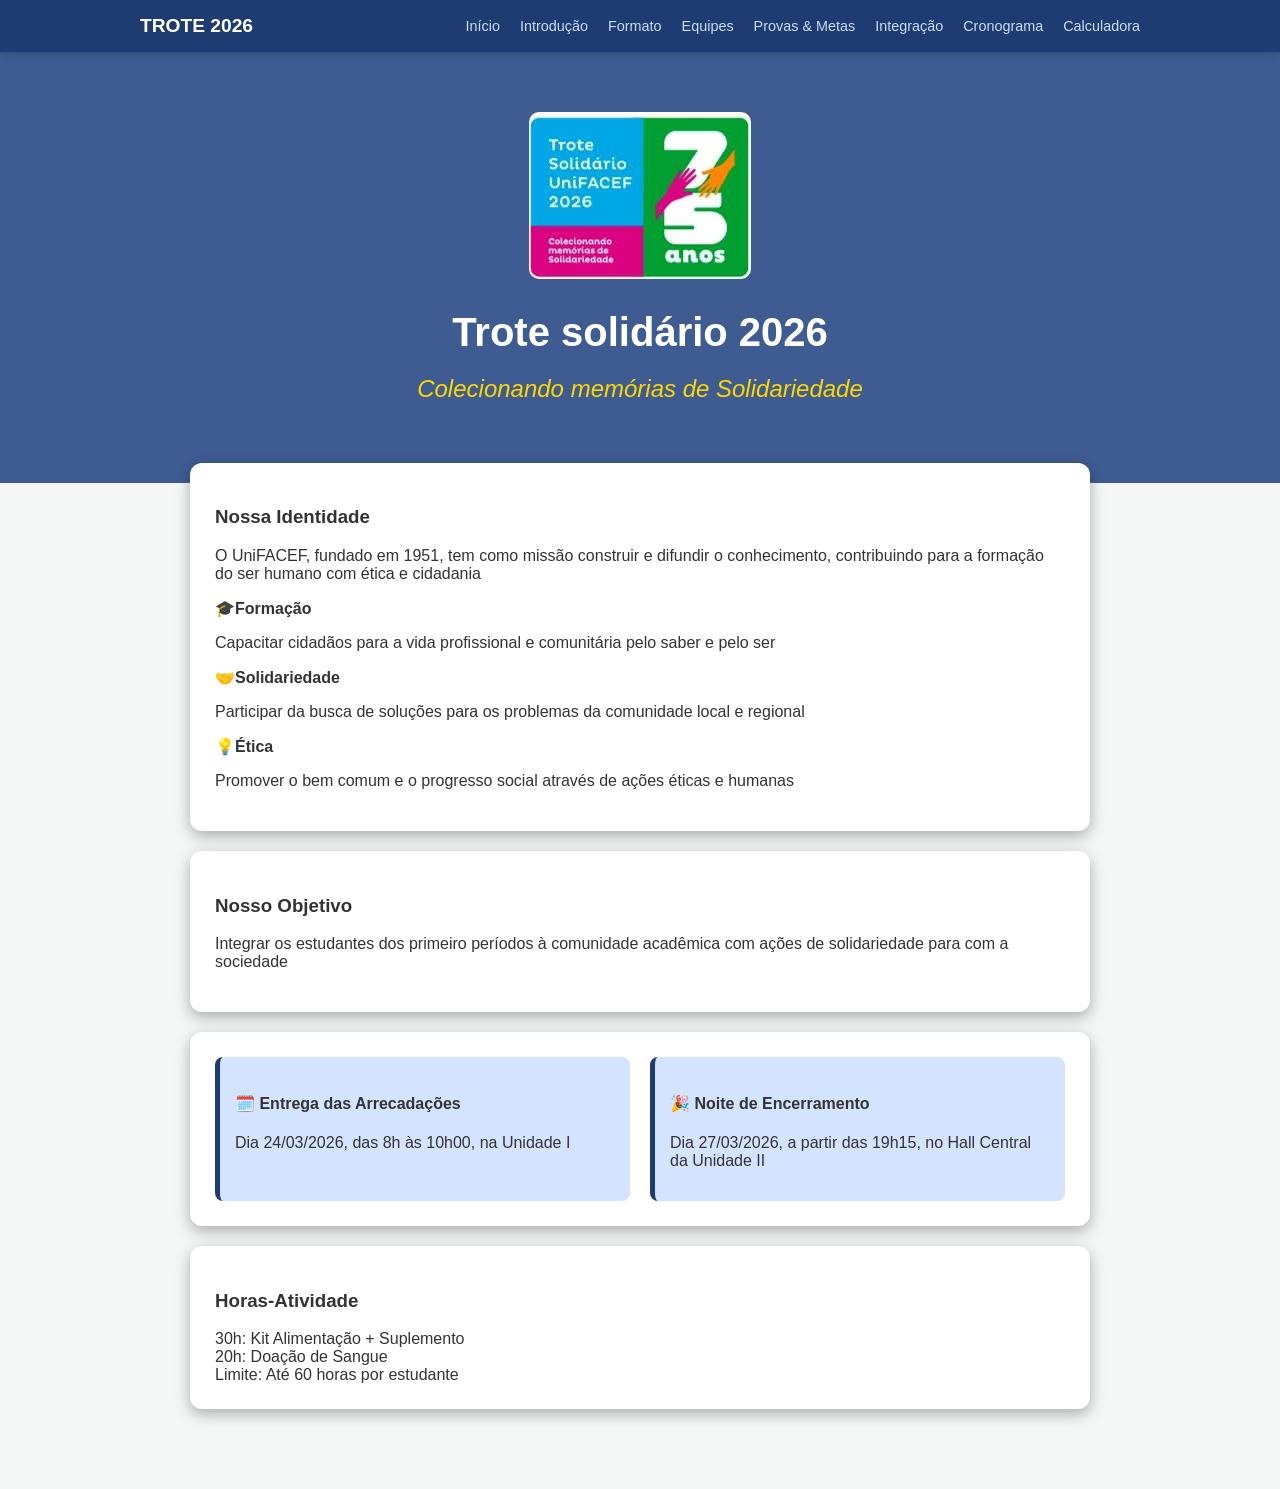
<file: index.html>
<!DOCTYPE html>
<html lang="pt-br">
<head>
    <meta charset="UTF-8">
    <meta name="viewport" content="width=device-width, initial-scale=1.0">
    <link rel="stylesheet" href="style.css">
    <title>Trote Solidário</title>
</head>
<body>

    <nav class="menu-principal">

        <div class="menu-container">
            <a href="index.html" class="logo">Trote 2026</a>

            <ul class="lista">
                
                <li> <a href="index.html"> Início </a> </li>

                <li> <a href="introducao.html"> Introdução </a> </li>

                <li> <a href="formato.html"> Formato </a> </li>

                <li> <a href="equipes.html"> Equipes </a> </li>

                <li> <a href="provas.html"> Provas & Metas </a> </li>

                <li> <a href="integracao.html"> Integração </a> </li>
                
                <li> <a href="cronograma.html"> Cronograma </a> </li>

                <li> <a href="calculadora.html"> Calculadora </a> </li>
            
            </ul>
            
        </div>

    </nav>

    <header class="cabecalho">
        <div class="cabecalho-container">

            <img src="trote-solidario.png" alt="Trote solidário 2026">            
            <h1> Trote solidário 2026 </h1>
            <h2> Colecionando memórias de Solidariedade </h2>

        </div>
    </header>

    <main class="principal">

        <section class="secao">
            <h3>Nossa Identidade</h3>
            <p>O UniFACEF, fundado em 1951, tem como missão construir e difundir o conhecimento, contribuindo para a formação do ser humano com ética e cidadania</p>
            <strong>🎓Formação</strong>
            <p>Capacitar cidadãos para a vida profissional e comunitária pelo saber e pelo ser</p>
            <strong>🤝Solidariedade</strong>
            <p>Participar da busca de soluções para os problemas da comunidade local e regional</p>
            <strong>💡Ética</strong>
            <p>Promover o bem comum e o progresso social através de ações éticas e humanas</p>           
        </section>

        <section class="secao">
            <h3>Nosso Objetivo</h3>
            <p>Integrar os estudantes dos primeiro períodos à comunidade acadêmica com ações de solidariedade para com a sociedade</p>
        </section>

        <section class="secao" id="section3">
            <div>
                <h4>🗓️ Entrega das Arrecadações</h4>
                <p>Dia 24/03/2026, das 8h às 10h00, na Unidade I</p>
            </div>
                
            <div>
                <h4>🎉 Noite de Encerramento</h4>
                <p>Dia 27/03/2026, a partir das 19h15, no Hall Central da Unidade II</p>
            </div>
        </section>

        <section class="secao" id="section4">
            <h3>Horas-Atividade</h3>
            <div>30h: Kit Alimentação + Suplemento</div>
            <div>20h: Doação de Sangue</div>
            <div>Limite: Até 60 horas por estudante</div>
        </section>

    </main>

</body>
</html>
</file>
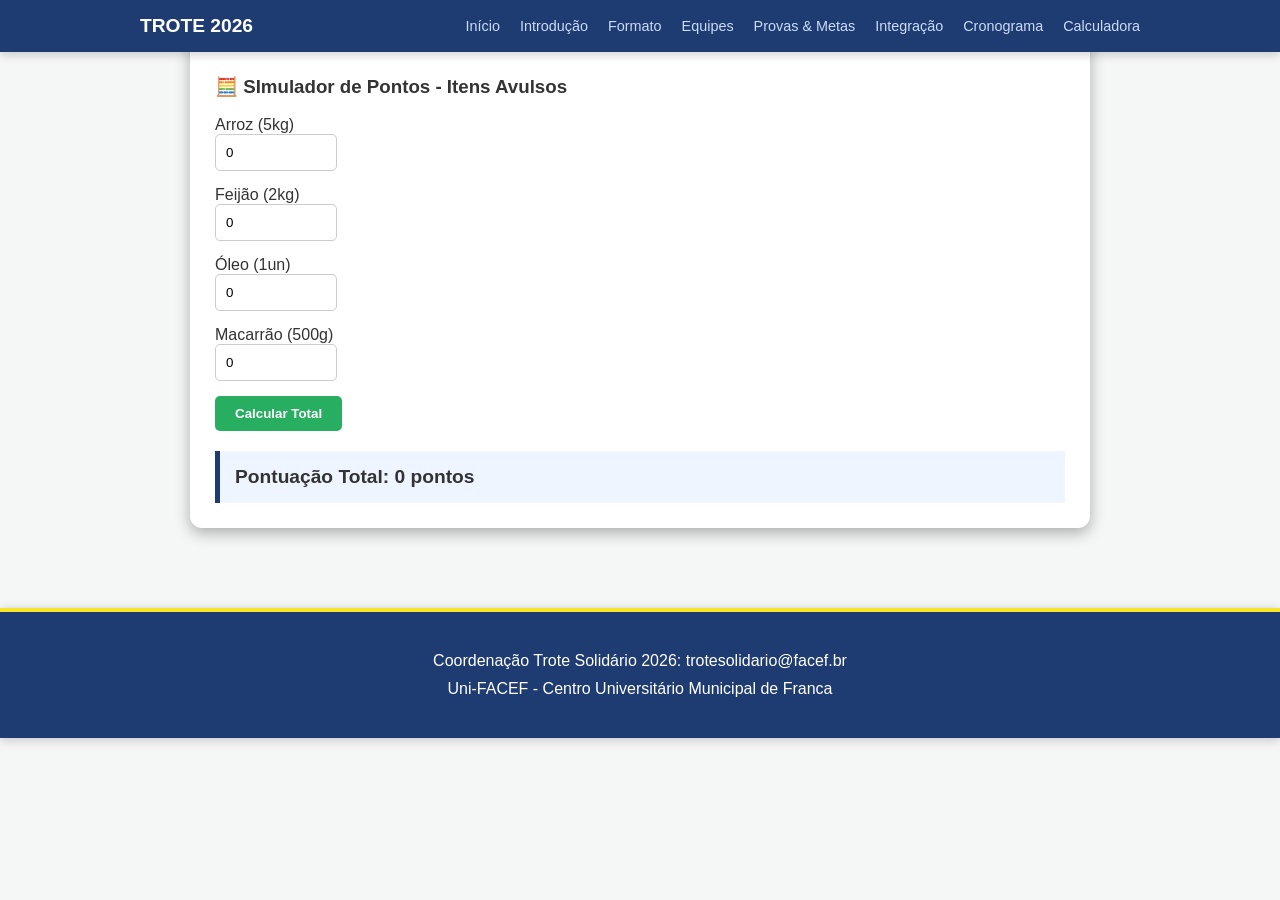
<file: calculadora.html>
<!DOCTYPE html>
<html lang="pt-br">
<head>
    <meta charset="UTF-8">
    <meta name="viewport" content="width=device-width, initial-scale=1.0">
    <link rel="stylesheet" href="style.css">
    <title>Cronograma - Trote 2026</title>
</head>
<body>

    <nav class="menu-principal">

        <div class="menu-container">
            <a href="index.html" class="logo">Trote 2026</a>

            <ul class="lista">
                
                <li> <a href="index.html"> Início </a> </li>

                <li> <a href="introducao.html"> Introdução </a> </li>

                <li> <a href="formato.html"> Formato </a> </li>

                <li> <a href="equipes.html"> Equipes </a> </li>

                <li> <a href="provas.html"> Provas & Metas </a> </li>

                <li> <a href="integracao.html"> Integração </a> </li>
                
                <li> <a href="cronograma.html"> Cronograma </a> </li>

                <li> <a href="calculadora.html"> Calculadora </a> </li>
            
            </ul>
            
        </div>

    </nav>

    <main class="principal">
        <section>
            <h3>🧮 SImulador de Pontos - Itens Avulsos</h3>
            <div>
                <div class="form-group">
                    <label>Arroz (5kg)</label> <!--rótulo da caixa de texto-->
                    <input type="number" value="0" min="0" id="qtdeArroz"> <!--caixa de texto com valor inicial de 0 e mínimo de 0-->
                </div>
                <div class="form-group">
                    <label>Feijão (2kg)</label>
                    <input type="number" value="0" min="0" id="qtdeFeijao">
                </div>
                <div class="form-group">
                    <label>Óleo (1un)</label>
                    <input type="number" value="0" min="0" id="qtdeOLeo">
                </div>
                <div class="form-group">
                    <label>Macarrão (500g)</label>
                    <input type="number" value="0" min="0" id="qtdeMacarrao">
                </div>
                <button onclick="calcular()"">Calcular Total</button> <!--quando o botão for clicado, será chamado a função calcular no JavaScript-->
                <div id="result" class="resultado">
                    Pontuação Total: 0 pontos
                </div>
            </div>
        </section>
    </main>

    <footer class="rodape">
            <div class="menu-rodape">
                <p>Coordenação Trote Solidário 2026: trotesolidario@facef.br</p>
                <p>Uni-FACEF - Centro Universitário Municipal de Franca</p>
            </div>
        </footer>

        <script>

            function calcular(){
                let qtdeArroz = Number(document.getElementById("qtdeArroz").value) //recupera a quantidade de arroz
                let qtdeFeijao = Number(document.getElementById("qtdeFeijao").value)
                let qtdeMacarrao = Number(document.getElementById("qtdeFeijao").value)
                let qtdeOLeo = Number(document.getElementById("qtdeFeijao").value)
                let pontos = (qtdeArroz * 10) + (qtdeFeijao * 8) + (qtdeOLeo * 4) + (qtdeMacarrao * 2)  //calcula a pontuação total
                document.getElementById("result").innerText = "Pontuação: " + pontos //mostra a pontuação total do usuário
            }
        </script>

</body>
</html>
</file>
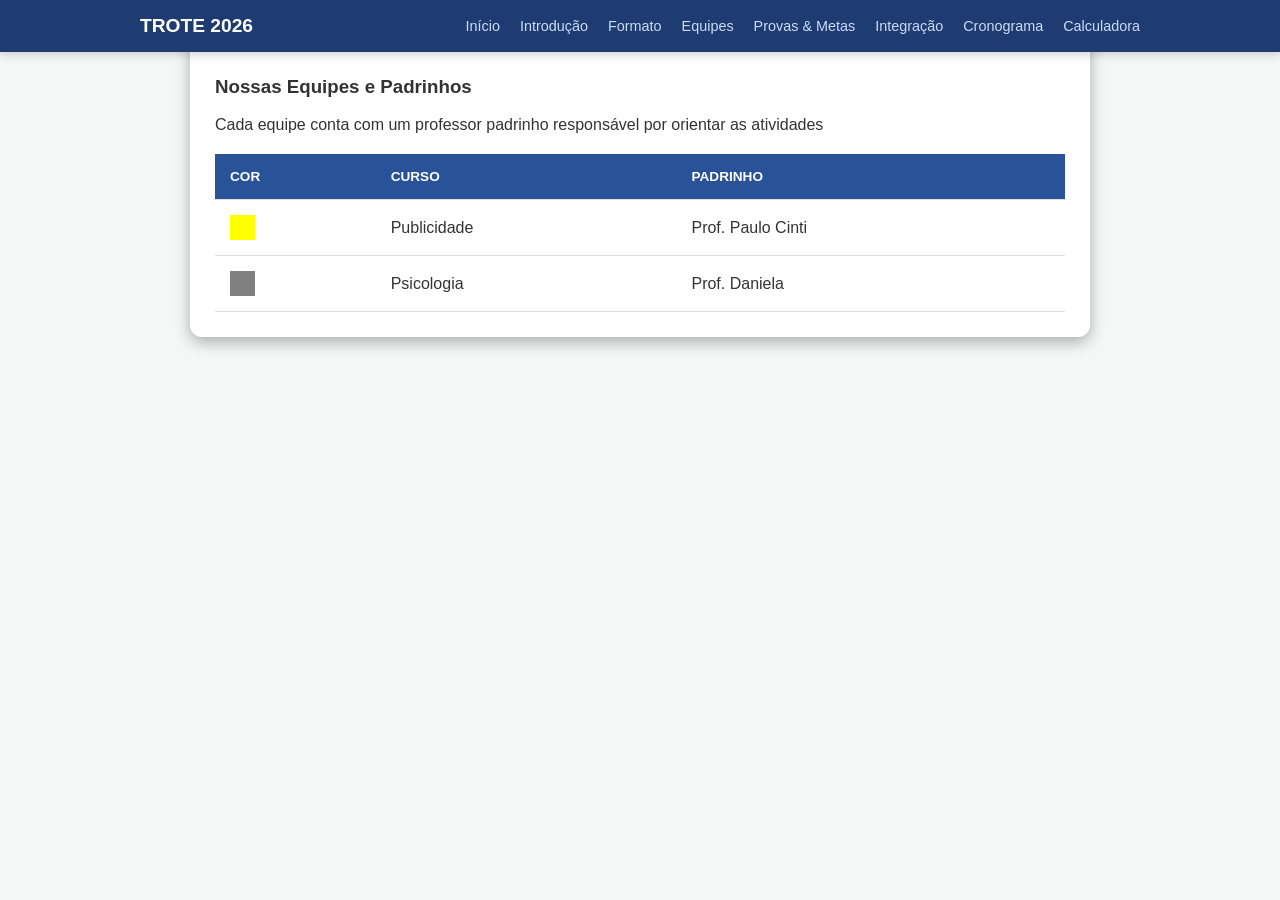
<file: equipes.html>
<!DOCTYPE html>
<html lang="pt-br">
<head>
    <meta charset="UTF-8">
    <meta name="viewport" content="width=device-width, initial-scale=1.0">
    <link rel="stylesheet" href="style.css">
    <title>Trote Solidário</title>
</head>
<body>

    <nav class="menu-principal">

        <div class="menu-container">
            <a href="index.html" class="logo">Trote 2026</a>

            <ul class="lista">
                
                <li> <a href="index.html"> Início </a> </li>

                <li> <a href="introducao.html"> Introdução </a> </li>

                <li> <a href="formato.html"> Formato </a> </li>

                <li> <a href="equipes.html"> Equipes </a> </li>

                <li> <a href="provas.html"> Provas & Metas </a> </li>

                <li> <a href="integracao.html"> Integração </a> </li>
                
                <li> <a href="cronograma.html"> Cronograma </a> </li>

                <li> <a href="calculadora.html"> Calculadora </a> </li>
            
            </ul>
            
        </div>

    </nav>

    <main class="principal">

        <section class="equipes">
          
            <h3>Nossas Equipes e Padrinhos</h3>

            <p>Cada equipe conta com um professor padrinho responsável por orientar as atividades</p>

            <table>

                <thead>
                    <tr> <!--table row OBSIDIAN-->
                        <th>Cor</th>
                        <th>Curso</th>
                        <th>Padrinho</th> <!--table head OBSIDIAN-->
                    </tr> 
                </thead>

                <tbody>
                    <tr>
                    <td> <div class="amarelo"></div> </td> 
                    <td>Publicidade</td>
                    <td>Prof. Paulo Cinti</td> <!--table data (mesma coisa que o th, só que pro <tbody>) OBSIDIAN-->
                    </tr>
                    
                    <tr>
                    <td> <div class="cinza"></div> </td> 
                    <td>Psicologia</td>
                    <td>Prof. Daniela</td>
                    </tr>
                </tbody>
            
            </table>
            
        </section>

    </main>

</body>
</html>
</file>
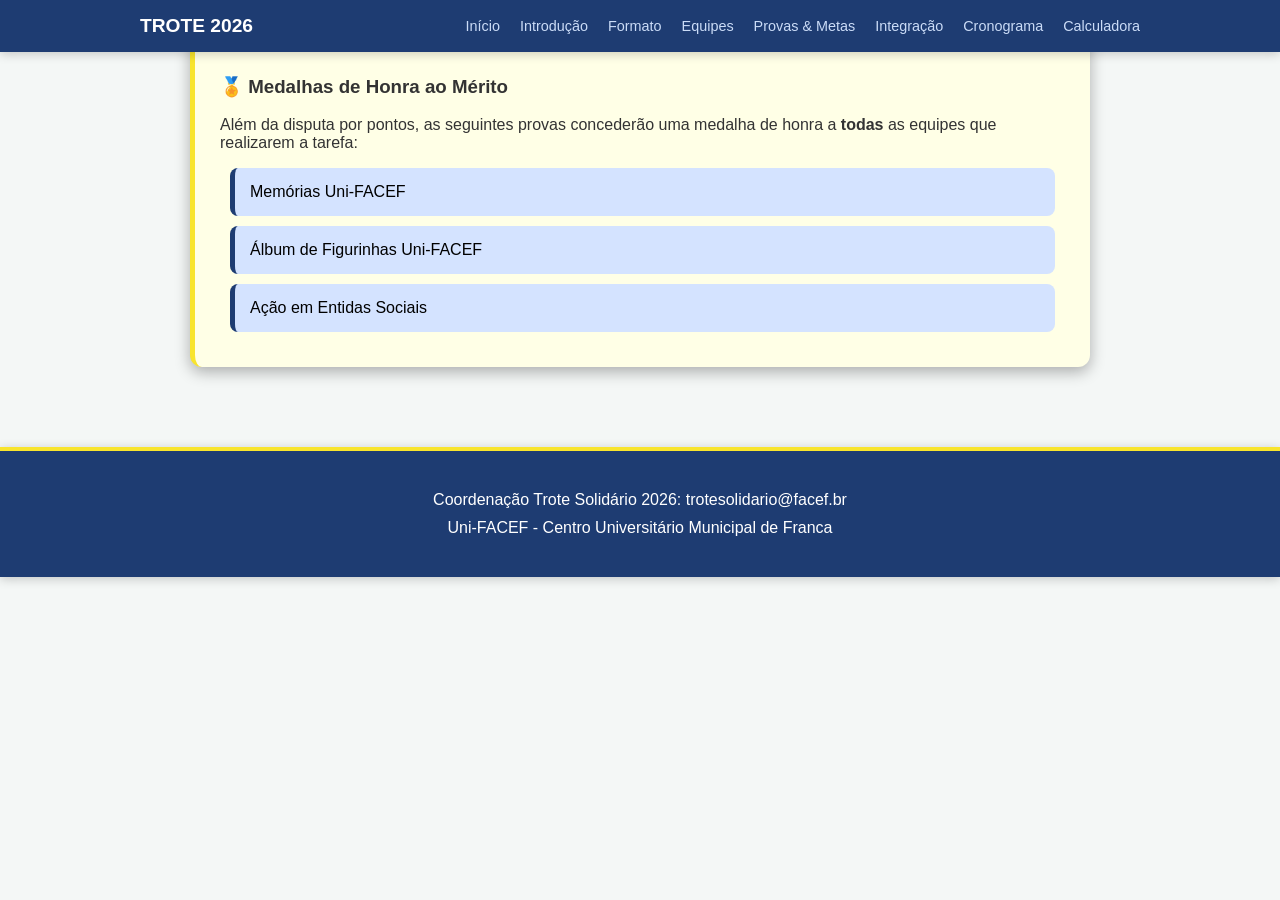
<file: formato.html>
<!DOCTYPE html>
<html lang="pt-br">
<head>
    <meta charset="UTF-8">
    <meta name="viewport" content="width=device-width, initial-scale=1.0">
    <link rel="stylesheet" href="style.css">
    <title>Trote Solidário</title>
</head>
<body>

    <nav class="menu-principal">

        <div class="menu-container">
            <a href="index.html" class="logo">Trote 2026</a>

            <ul class="lista">
                
                <li> <a href="index.html"> Início </a> </li>

                <li> <a href="introducao.html"> Introdução </a> </li>

                <li> <a href="formato.html"> Formato </a> </li>

                <li> <a href="equipes.html"> Equipes </a> </li>

                <li> <a href="provas.html"> Provas & Metas </a> </li>

                <li> <a href="integracao.html"> Integração </a> </li>
                
                <li> <a href="cronograma.html"> Cronograma </a> </li>

                <li> <a href="calculadora.html"> Calculadora </a> </li>
            
            </ul>
            
        </div>

    </nav>

    <main class="principal">

        <section class="prova-amarela" id="caixa-formato">
            
            <h3>🏅 Medalhas de Honra ao Mérito</h3>

            <p>Além da disputa por pontos, as seguintes provas concederão uma medalha de honra a <strong>todas</strong> as equipes que realizarem a tarefa:</p>

            <div class="caixa-importante">Memórias Uni-FACEF</div>
            <div class="caixa-importante">Álbum de Figurinhas Uni-FACEF</div>
            <div class="caixa-importante">Ação em Entidas Sociais</div>

        </section>

    </main>

    <footer class="rodape">
            <div class="menu-rodape">
                <p>Coordenação Trote Solidário 2026: trotesolidario@facef.br</p>
                <p>Uni-FACEF - Centro Universitário Municipal de Franca</p>
            </div>
        </footer>
</body>
</html>
</file>
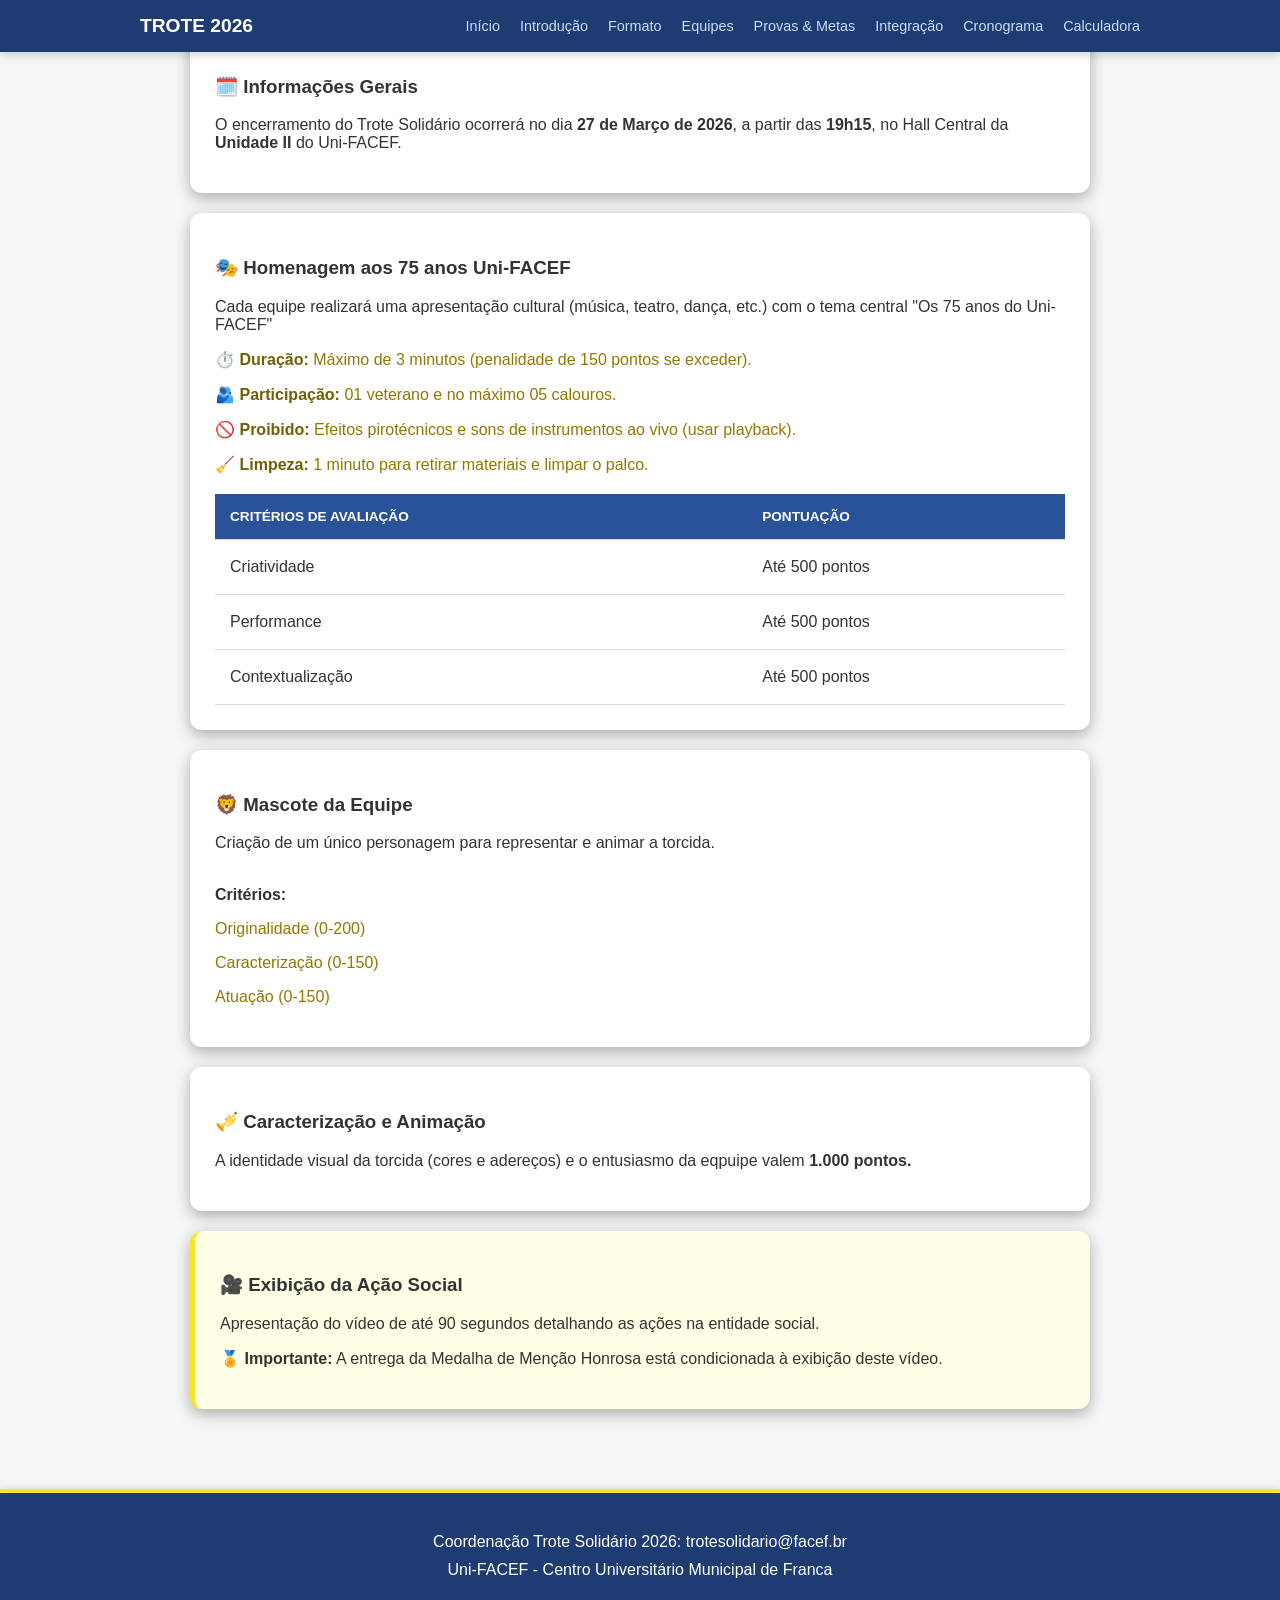
<file: integracao.html>
<!DOCTYPE html>
<html lang="pt-br">
<head>
    <meta charset="UTF-8">
    <meta name="viewport" content="width=device-width, initial-scale=1.0">
    <link rel="stylesheet" href="style.css">
    <title>Trote Solidário</title>
</head>
<body>

    <nav class="menu-principal">

        <div class="menu-container">
            <a href="index.html" class="logo">Trote 2026</a>

            <ul class="lista">
                
                <li> <a href="index.html"> Início </a> </li>

                <li> <a href="introducao.html"> Introdução </a> </li>

                <li> <a href="formato.html"> Formato </a> </li>

                <li> <a href="equipes.html"> Equipes </a> </li>

                <li> <a href="provas.html"> Provas & Metas </a> </li>

                <li> <a href="integracao.html"> Integração </a> </li>
                
                <li> <a href="cronograma.html"> Cronograma </a> </li>

                <li> <a href="calculadora.html"> Calculadora </a> </li>
            
            </ul>
            
        </div>

    </nav>

    <main class="principal">

        <section>
            
            <h3>🗓️ Informações Gerais</h3>

            <p>O encerramento do Trote Solidário ocorrerá no dia <strong>27 de Março de 2026</strong>, a partir das <strong>19h15</strong>, no Hall Central da <strong>Unidade II</strong> do Uni-FACEF.</p>

        </section>

        <section id="homenagem-facef">
            <h3>🎭 Homenagem aos 75 anos Uni-FACEF</h3>

            <p>Cada equipe realizará uma apresentação cultural (música, teatro, dança, etc.) com o tema central "Os 75 anos do Uni-FACEF"</p>
            
            <p class="texto-destacado">⏱️ <strong>Duração:</strong> Máximo de 3 minutos (penalidade de 150 pontos se exceder).</p>
            <p class="texto-destacado">🫂 <strong>Participação:</strong> 01 veterano e no máximo 05 calouros.</p>
            <p class="texto-destacado">🚫 <strong>Proibido:</strong> Efeitos pirotécnicos e sons de instrumentos ao vivo (usar playback).</p>
            <p class="texto-destacado">🧹 <strong>Limpeza:</strong> 1 minuto para retirar materiais e limpar o palco.</p>
        
            <table>

                <thead>
                    <tr>
                        <th>CRITÉRIOS DE AVALIAÇÃO</th>
                        <th>PONTUAÇÃO</th> 
                    </tr> 
                </thead>

                <tbody>
                    <tr>
                    <td> <p>Criatividade</p> </td> 
                    <td>Até 500 pontos</td>
                    </tr>
                    
                    <tr>
                    <td> <p>Performance</p> </td> 
                    <td>Até 500 pontos</td>
                    </tr>

                    <tr>
                    <td> <p>Contextualização</p> </td> 
                    <td>Até 500 pontos</td>
                    </tr>
                </tbody>
            
            </table>
        </section>

        <section>
            <h3>🦁 Mascote da Equipe</h3>
            
            <p>Criação de um único personagem para representar e animar a torcida.</p>
            
            <br>

            <strong>Critérios:</strong>

            <p class="texto-destacado">Originalidade (0-200)</p>
            <p class="texto-destacado">Caracterização (0-150)</p>
            <p class="texto-destacado">Atuação (0-150)</p>
        </section>

        <section>
            <h3>🎺 Caracterização e Animação</h3>
            <p>A identidade visual da torcida (cores e adereços) e o entusiasmo da eqpuipe valem <strong>1.000 pontos.</strong></p>
        </section>

        <section class="prova-amarela">
            <h3>🎥 Exibição da Ação Social</h3>
            <p>Apresentação do vídeo de até 90 segundos detalhando as ações na entidade social.</p>
            <p>🏅 <strong>Importante:</strong> A entrega da Medalha de Menção Honrosa está condicionada à exibição deste vídeo.</p>
        </section>

    </main>

    <footer class="rodape">
            <div class="menu-rodape">
                <p>Coordenação Trote Solidário 2026: trotesolidario@facef.br</p>
                <p>Uni-FACEF - Centro Universitário Municipal de Franca</p>
            </div>
        </footer>
</body>
</html>
</file>
<file: style.css>
body{
    margin: 0;
    font-family: "Segoe UI", sans-serif;
    background-color:#f4f7f6;
    color: #333;
}

.menu-principal{
    background-color: #1e3c72;
    padding: 15px 0;
    position: sticky; top: 0; z-index: 1000;
    box-shadow: 0 2px 10px rgba(0, 0, 0, 0.2); 
}

.menu-container{
    max-width: 1000px;
    margin: 0 auto;
    display: flex;
    justify-content: space-between;
    align-items: center;
    padding: 0 20px;
}

.logo{
    color: white;
    text-decoration: none;
    font-weight: bold;
    font-size: 1.2rem;
    text-transform: uppercase;
}

.lista{
    list-style: none;
    display: flex;
    gap: 20px;
    margin: 0;
    padding: 0;
    color: white;
}

.lista a{
    color: #cbdcf7;
    text-decoration: none;
    font-size: 0.9rem;
    font-weight: 500;
    transition: color 0.3s;
}

.lista a:hover{
    color: #fff;
}

.cabecalho {
    background-color: #3e5c92;
    color: white;
    padding: 60px 20px;
    text-align: center;
}



.cabecalho-container h1{
    font-size: 2.5rem;
    margin-bottom: 5px;
}

.cabecalho-container h2{
    font-weight: 300;
    font-style: italic;
    color: #ffd700;
}

.principal{
    max-width: 900px;
    margin: -40px auto 40px;
    padding: 20px;
}

section{
    background: white;
    margin-bottom: 20px;
    padding: 25px;
    border-radius: 12px;
    box-shadow: 0 5px 15px rgba(0, 0, 0, 0.3);
}

#section3{
    display: flex;
    flex-direction: row;
    gap: 20px;
}

#section3 div{
    background-color: #d4e3ff;
    border-radius: 8px;
    border-left: #1e3c72;
    border-left-width: 5px;
    border-left-style: solid;
    padding: 15px;
    width: 400px;
}

.caixa-importante{
    background-color: rgb(226, 255, 226);
    width: 400px;
    height: 100px;
    margin: 10px;
    border-radius: 8px;
    padding: 10px;
    height: auto;
    width: auto;
    color: rgb(5, 165, 5);
    font-weight: bold;
}

img{
    border-radius: 10px;
}

.missao p{
    line-height: 1.6; /*altura da linha - melhora a leitura de textos longos OBSIDIAN*/
    margin-bottom: 20px;
    text-align: justify; /*alinhamento à esquerda e à direita OBSIDIAN*/
}

.valores ul{
    list-style: none;
    padding: 0;
}

table{
    width: 100%;
    border-collapse: collapse; /* junta as bordas das colunas adjascentes, ficando uma só OBSIDIAN*/
    margin-top: 20px;
    background-color: white;
}

th, td {
    padding: 15px;
    text-align: left;
    border-bottom: 1px solid #ddd;
}
th{
    background-color: #2a5298;
    color: white;
    text-transform: uppercase;
    font-size: 0.85rem;
}

.amarelo{
    width: 25px;
    height: 25px;
    background-color: yellow;
}

.cinza{
    width: 25px;
    height: 25px;
    background-color: gray;
}

.laranja{
    width: 25px;
    height: 25px;
    background-color: orange;
}

.marrom{
    width: 25px;
    height: 25px;
    background-color: brown;
}

.preto{
    width: 25px;
    height: 25px;
    background-color: black;
}

.rosa{
    width: 25px;
    height: 25px;
    background-color: rgb(255, 36, 182);
}

.roxo{
    width: 25px;
    height: 25px;
    background-color: purple;
}

.verde{
    width: 25px;
    height: 25px;
    background-color: rgb(155, 233, 39);
}

.vermelho{
    width: 25px;
    height: 25px;
    background-color: red;
}

#itens-kit{
    list-style: none;
}

#itens-kit li{
    margin-bottom: 10px;
}

.caixa-laranja{
    background-color: rgb(255, 236, 201);
    padding: 20px;
    border: 2px dashed orange;
    border-radius: 10px;
}

.segunda-prova{
    background-color: rgb(255, 228, 228);
    border-radius: 10px;
    border-left: 5px solid red;
}

.texto-destacado{
    color: rgb(146, 119, 0);
}

.fonte-menor{
    font-size: small;
}

.prova-amarela{
    background-color: rgb(255, 255, 230);
    border-left: 5px solid rgb(248, 228, 45);
}

.rodape{
    display: flex;
    justify-content: center;
    align-items: center;
    background-color: #1e3c72;
    padding: 15px 0;
    position: sticky; top: 0; z-index: 1000;
    box-shadow: 0 2px 10px rgba(0, 0, 0, 0.2);
    border-top: 4px solid rgb(248, 228, 45);
}

.menu-rodape{
    max-width: 1000px;
    margin: 0;
    display: flex;
    justify-content: center;
    align-items: center;
    padding: 20px;
    flex-direction: column;
}

.menu-rodape p{
    color: white;
    margin: 5px;
}

tr:hover{
    background-color: #fffce6;
}

.timeline{
    border-left: 3px solid  #2a5298;
    padding-left: 20px;
    margin-top: 20px;
}

.evento{
    margin-bottom: 25px;
    position: relative;
}

.evento::before{
    content: ''; /*sem texto*/
    width: 12px; 
    height: 12px;
    background-color: #ff4b2b;
    border-radius: 50%; /*cria a bolinha*/
    position: absolute; /*cria a bolinha na posição atual*/
    left: -28px; /*vai para a esquerda*/
    top: 5px; /*abaixa 5px*/
}

.grid-locais{
    display: flex;
    gap: 20px;
}

.local{
    flex: 1; /*faz com que ocupe toda a área igualmente*/
    background: #f8f9fa;
    padding: 15px;
    border-radius: 8px;
    border: 1px solid #dee2e6;
}

#caixa-formato .caixa-importante{
    background-color: #d4e3ff;
    border-radius: 8px;
    border-left: #1e3c72;
    border-left-width: 5px;
    border-left-style: solid;
    padding: 15px;
    color: black;
    font-family: Arial, Helvetica;
    font-weight: 100;
}

#homenagem-facef .texto-destacado strong{
    color: rgb(114, 94, 4);
}

#homenagem-facef td{
    padding: 2px;
    padding-left: 15px;
}

.form-group {
    margin-bottom: 15px;
    display: flex;
    flex-direction: column;
}

input {
    padding: 10px;
    border-radius: 5px;
    border: 1px solid #ccc;
    width: 100px;
}

button {
    background-color: #27ae60;
    color: white;
    padding: 10px 20px;
    border: none;
    border-radius: 5px;
    cursor: pointer;
    font-weight: bold;
}

.resultado {
    margin-top: 20px;
    padding: 15px;
    background-color: #eef5ff;
    border-left: 5px solid #1e3c72;
    font-weight: bold;
    font-size: 1.2rem;
}
</file>
